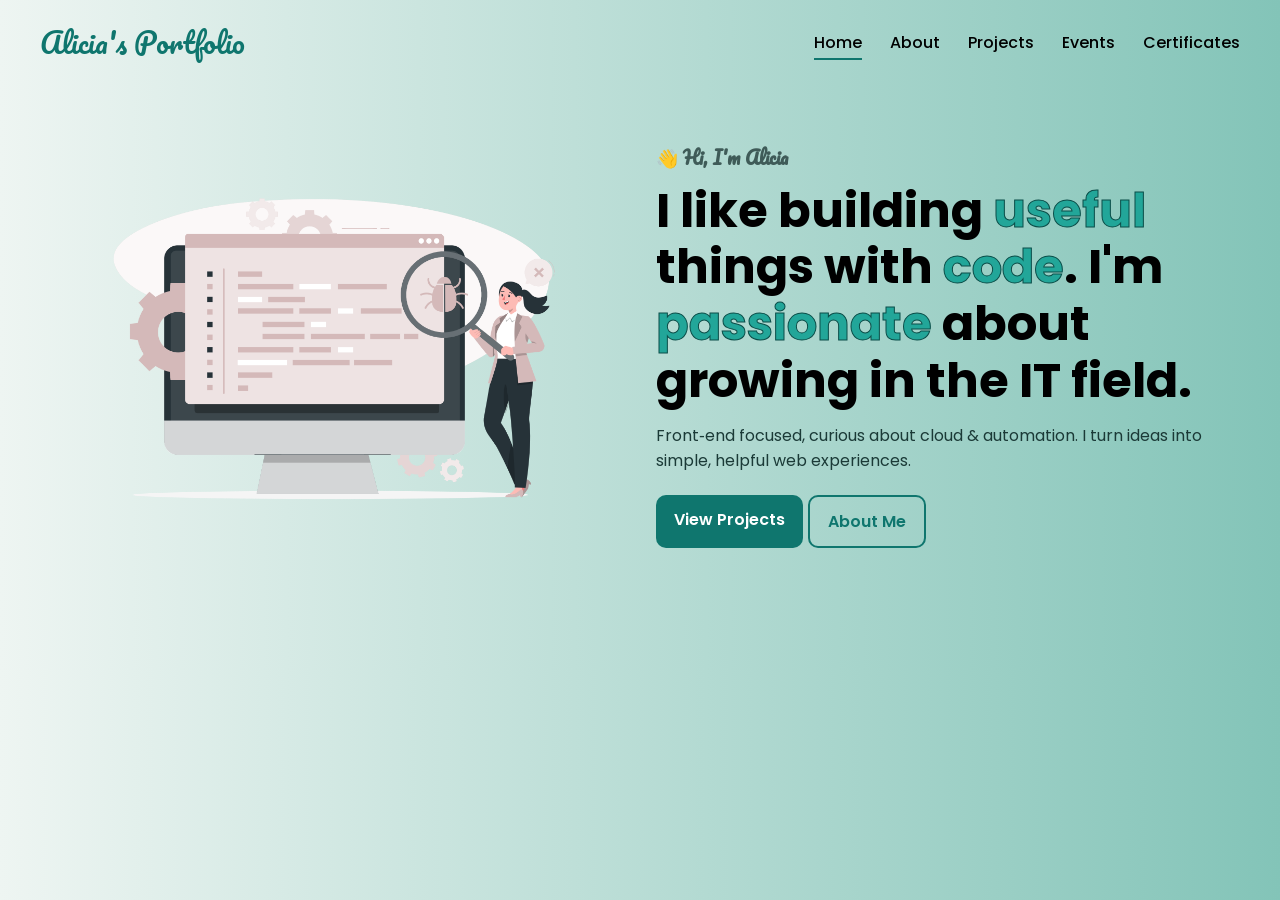
<file: index.html>
<!DOCTYPE html>
<html lang="en">
<head>
  <meta charset="utf-8" />
  <meta name="viewport" content="width=device-width, initial-scale=1" />
  <title>Alicia – Portfolio</title>
  <link href="https://fonts.googleapis.com/css2?family=Pacifico&family=Poppins:wght@300;400;600;700&display=swap" rel="stylesheet">
  <link rel="stylesheet" href="css/style.css" />
</head>

<body>
  <header class="site-header">
    <a class="brand" href="index.html" aria-label="Alicia's Portfolio home">Alicia's Portfolio</a>
    <nav class="site-nav" aria-label="Primary">
      <ul>
        <li><a href="index.html" aria-current="page">Home</a></li>
        <li><a href="about.html">About</a></li>
        <li><a href="project.html">Projects</a></li>
        <li><a href="event.html">Events</a></li>
        <li><a href="certificate.html">Certificates</a></li>
        
      </ul>
    </nav>
  </header>

  <main>
    <section class="hero" id="home">
      <div class="hero-left">
        <img
          src="images/computer.png"
          alt="Illustration of a developer debugging code on a computer screen"
          width="520" height="360"
        />
      </div>

      <div class="hero-right">
        <p class="intro">👋 Hi, I'm Alicia</p>
        <h1>
          I like building <span class="highlight">useful</span>
          things with <span class="highlight">code</span>. I'm
          <span class="highlight">passionate</span> about growing in the IT field.
        </h1>

        <p class="subtext">
          Front‑end focused, curious about cloud & automation. I turn ideas into simple, helpful web experiences.
        </p>

        <div class="button">
          <a class="btn primary" href="project.html">View Projects</a>
          <a class="btn ghost" href="about.html">About Me</a>
        </div>
      </div>
    </section>
  </main>
</body>
</html>
</file>
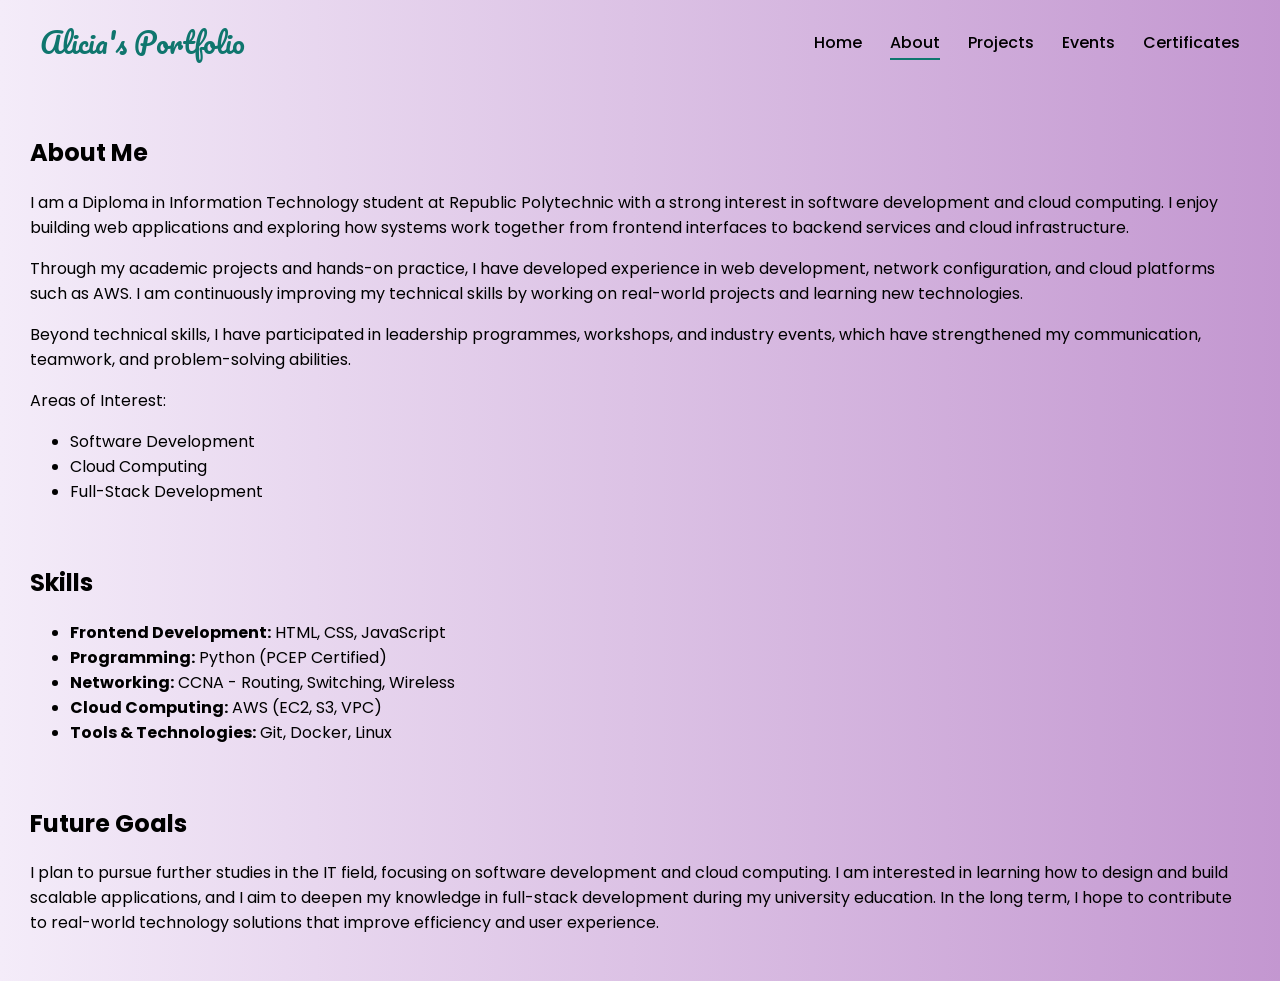
<file: about.html>
<!DOCTYPE html>
<html lang="en">
<head>
  <meta charset="utf-8" />
  <meta name="viewport" content="width=device-width, initial-scale=1" />
  <title>Alicia – Portfolio</title>
  <link href="https://fonts.googleapis.com/css2?family=Pacifico&family=Poppins:wght@300;400;600;700&display=swap" rel="stylesheet">
  <link rel="stylesheet" href="css/style.css" />
</head>

<body class="about-page">
  <header class="site-header">
    <a class="brand" href="index.html" aria-label="Alicia's Portfolio home">Alicia's Portfolio</a>
    <nav class="site-nav" aria-label="Primary">
      <ul>
        <li><a href="index.html" >Home</a></li>
        <li><a href="about.html" aria-current="page">About</a></li>
        <li><a href="project.html">Projects</a></li>
        <li><a href="event.html">Events</a></li>
        <li><a href="certificate.html">Certificates</a></li>
      </ul>
    </nav>
  </header>

<section>

<h2>About Me</h2>
<p>I am a Diploma in Information Technology student at Republic Polytechnic with a strong interest in 
  software development and cloud computing. I enjoy building web applications and exploring how systems
  work together from frontend interfaces to backend services and cloud infrastructure.
</p>
<p>Through my academic projects and hands-on practice, I have developed experience in web development, 
network configuration, and cloud platforms such as AWS. I am continuously improving my technical skills 
by working on real-world projects and learning new technologies.
</p>
<p>Beyond technical skills, I have participated in leadership programmes, workshops, and industry events, 
which have strengthened my communication, teamwork, and problem-solving abilities.
</p>
<p>Areas of Interest:</p>
<ul>
  <li>Software Development</li>
  <li>Cloud Computing</li>
  <li>Full-Stack Development</li>
</ul>
<br>

<h2>Skills</h2>
<ul>
<li><b>Frontend Development:</b> HTML, CSS, JavaScript</li>
<li><b>Programming:</b> Python (PCEP Certified)</li>
<li><b>Networking:</b> CCNA - Routing, Switching, Wireless</li>
<li><b>Cloud Computing:</b> AWS (EC2, S3, VPC)</li>
<li><b>Tools & Technologies:</b> Git, Docker, Linux</li>
</ul>
<br>

<h2>Future Goals</h2>
<p>I plan to pursue further studies in the IT field, focusing on software development and cloud computing. 
  I am interested in learning how to design and build scalable 
  applications, and I aim to deepen my knowledge in full-stack development during my university education. 
  In the long term, I hope to contribute to real-world technology solutions that improve efficiency and 
  user experience.</p>
</section>
</body>
</html>
</file>
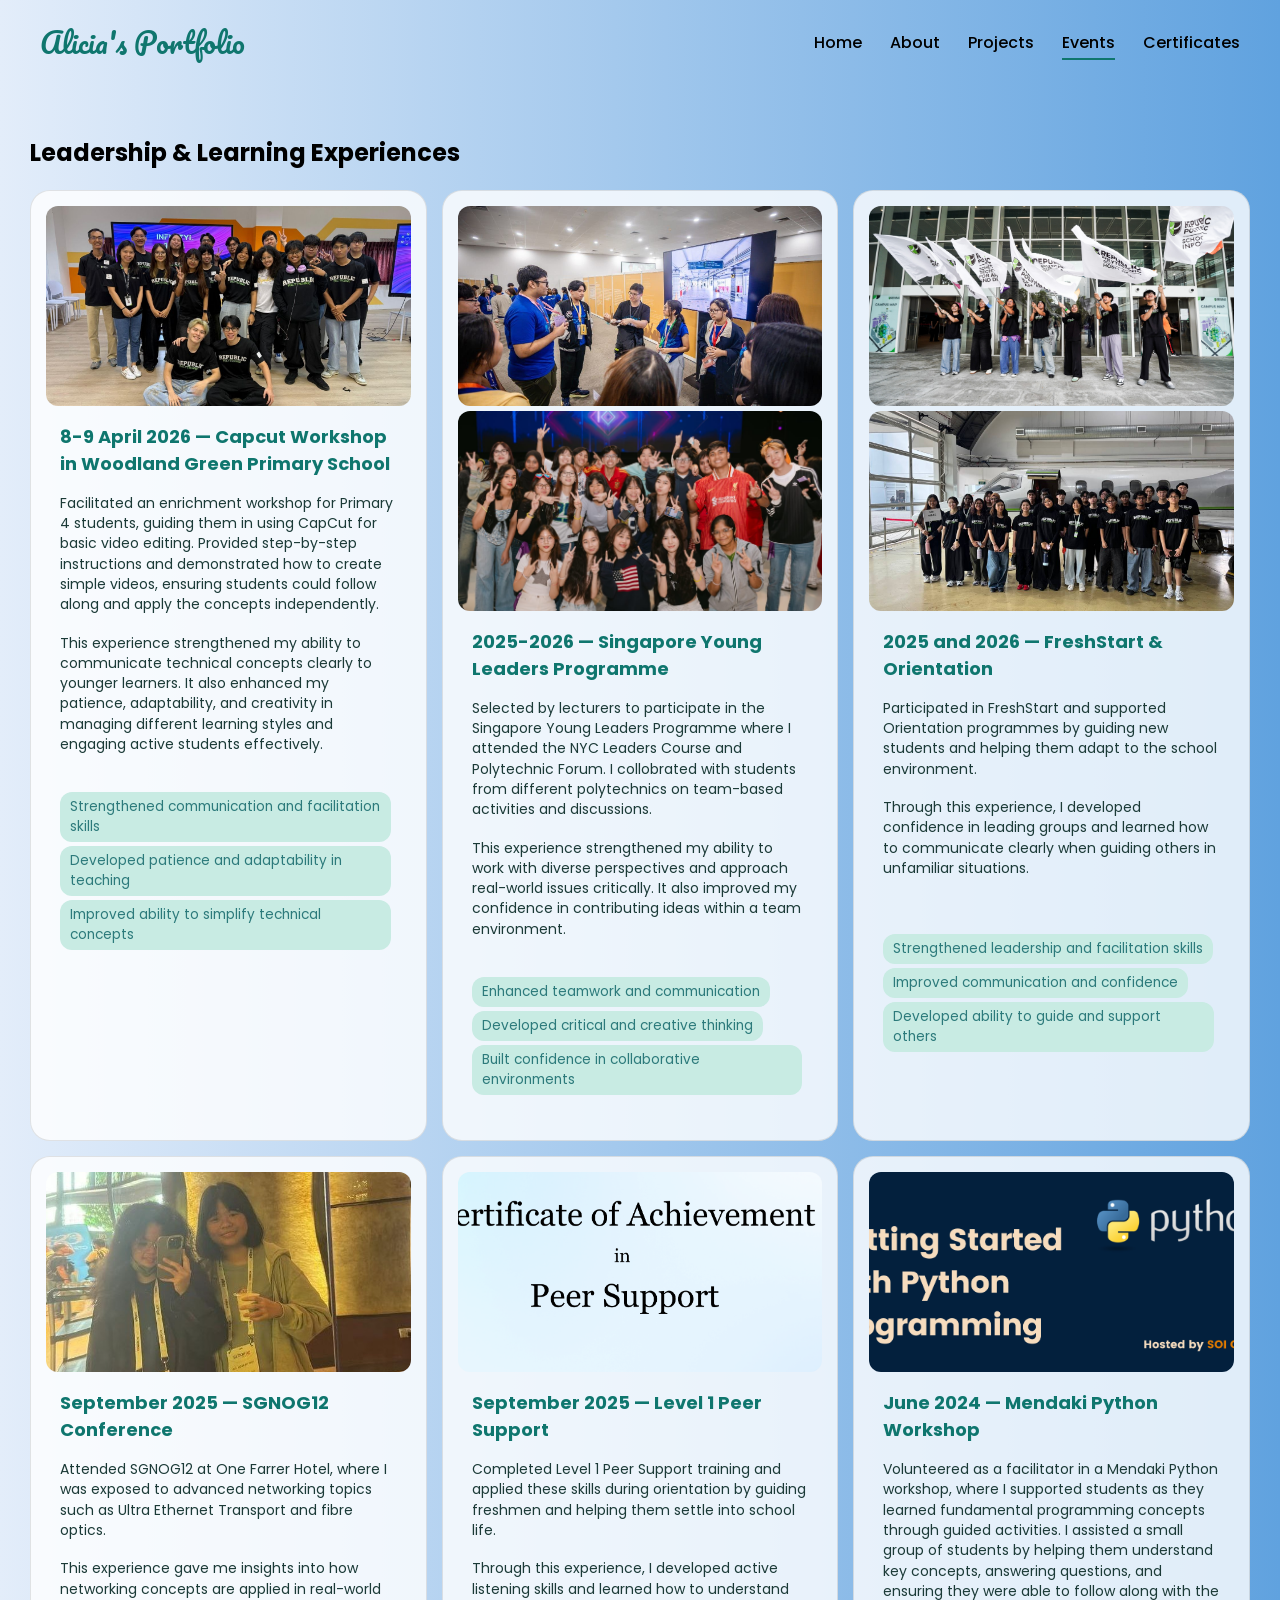
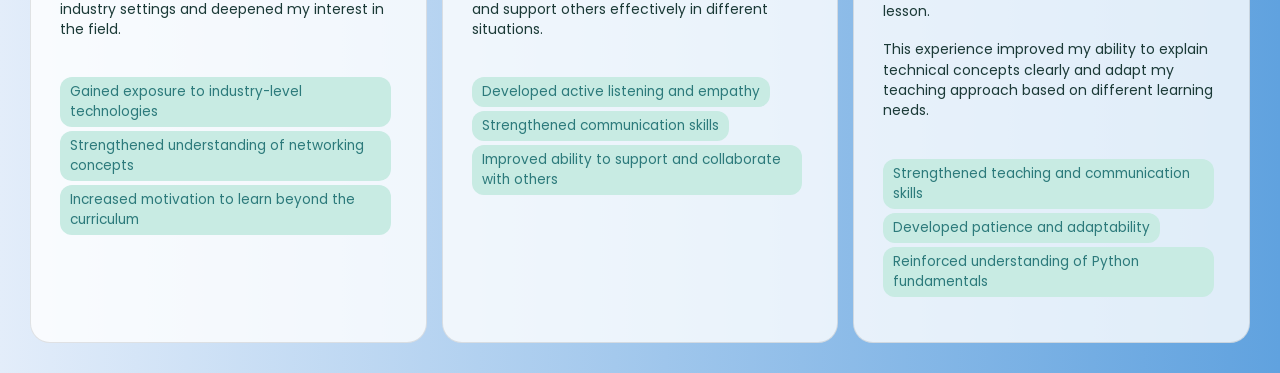
<file: event.html>
<!DOCTYPE html>
<html lang="en">
<head>
  <meta charset="utf-8" />
  <meta name="viewport" content="width=device-width, initial-scale=1" />
  <title>Alicia – Portfolio</title>
  <link href="https://fonts.googleapis.com/css2?family=Pacifico&family=Poppins:wght@300;400;600;700&display=swap" 
  rel="stylesheet">
  <link rel="stylesheet" href="css/style.css" />
</head>

<body class="project-page">
  <header class="site-header">
    <a class="brand" href="index.html" aria-label="Alicia's Portfolio home">Alicia's Portfolio</a>
    <nav class="site-nav" aria-label="Primary">
      <ul>
        <li><a href="index.html" >Home</a></li>
        <li><a href="about.html">About</a></li>
        <li><a href="project.html">Projects</a></li>
        <li><a href="event.html" aria-current="page">Events</a></li>
        <li><a href="certificate.html">Certificates</a></li>
      </ul>
    </nav>
  </header>

<section class="events">
  <h2>Leadership & Learning Experiences</h2>
  <div class="card-grid">
    <article class="card">
      <div class="card-img">
        <img src="images/event/capcut.jfif" alt="Capcut Workshop" />
      </div>
      <div class="card-body">
        <h3>8-9 April 2026 — Capcut Workshop in Woodland Green Primary School</h3>
        <p>
          Facilitated an enrichment workshop for Primary 4 students, guiding them in using CapCut for basic 
          video editing. Provided step-by-step instructions and demonstrated how to create simple videos, 
          ensuring students could follow along and apply the concepts independently.
        </p>
        <p>
          This experience strengthened my ability to communicate technical concepts clearly to younger 
          learners. It also enhanced my patience, adaptability, and creativity in managing different learning 
          styles and engaging active students effectively.
        </p>
        <ul>
          <li>Strengthened communication and facilitation skills</li>
          <li>Developed patience and adaptability in teaching</li>
          <li>Improved ability to simplify technical concepts</li>
        </ul>
      </div>
    </article>

    <article class="card">
      <div class="card-img">
        <img src="images/event/SYLP 1.jpg" alt="SYLP activity 1" />
      </div>
      <div class="card-img">
        <img src="images/event/SYLP.jpeg" alt="SYLP activity 2"/>
      </div>
      <div class="card-body">
        <h3>2025-2026 — Singapore Young Leaders Programme</h3>
        <p>
          Selected by lecturers to participate in the Singapore Young Leaders Programme where I 
          attended the NYC Leaders Course and Polytechnic Forum. I collobrated with students 
          from different polytechnics on team-based activities and discussions.
        </p>
        <p>
          This experience strengthened my ability to work with diverse perspectives and 
          approach real-world issues critically. It also improved my confidence in contributing 
          ideas within a team environment.
        </p>
        <ul>
          <li>Enhanced teamwork and communication</li>
          <li>Developed critical and creative thinking</li>
          <li>Built confidence in collaborative environments</li>
        </ul>
      </div>
    </article>

    <article class="card">
      <div class="card-img">
        <img src="images/event/Freshstart.jpg" alt="FreshStart" />
      </div>
      <div class="card-img">
        <img src="images/event/Orientation.jfif" alt="Orientation" />
      </div>
      <div class="card-body">
        <h3>2025 and 2026 — FreshStart & Orientation</h3>
        <p>
          Participated in FreshStart and supported Orientation programmes by guiding 
          new students and helping them adapt to the school environment.
        </p>
        <p>
          Through this experience, I developed confidence in leading groups and learned how to 
          communicate clearly when guiding others in unfamiliar situations.
        </p>
        <p>
        <ul>
          <li>Strengthened leadership and facilitation skills</li>
          <li>Improved communication and confidence</li>
          <li>Developed ability to guide and support others</li>
        </ul>
      </div>
    </article>
    
    <article class="card">
      <div class="card-img">
        <img src="images/event/Conference.jpg" alt="SGNOG12 Conference" />
      </div>
      <div class="card-body">
        <h3>September 2025 — SGNOG12 Conference</h3>
        <p>
          Attended SGNOG12 at One Farrer Hotel, where I was exposed to advanced 
          networking topics such as Ultra Ethernet Transport and fibre optics.
        </p>
        <p>
          This experience gave me insights into how networking concepts are applied in real-world 
          industry settings and deepened my interest in the field.
        </p>
        <ul>
          <li>Gained exposure to industry-level technologies</li>
          <li>Strengthened understanding of networking concepts</li>
          <li>Increased motivation to learn beyond the curriculum</li>
        </ul>
      </div>
    </article>

    <article class="card">
      <div class="card-img">
        <img src="images/event/Peer Support.png" alt="Level 1 Peer Support" />
      </div>
      <div class="card-body">
        <h3>September 2025 — Level 1 Peer Support </h3>
        <p>
          Completed Level 1 Peer Support training and applied these skills during 
          orientation by guiding freshmen and helping them settle into school life.
        </p>
        <p>
          Through this experience, I developed active listening skills and learned how to 
          understand and support others effectively in different situations.
        </p>
        <ul>
          <li>Developed active listening and empathy</li>
          <li>Strengthened communication skills</li>
          <li>Improved ability to support and collaborate with others</li>
        </ul>
      </div>
    </article>

    <article class="card">
      <div class="card-img">
        <img src="images/event/mendakiPython.png" alt="Mendaki Python Workshop" />
      </div>
      <div class="card-body">
        <h3>June 2024 — Mendaki Python Workshop</h3>
        <p>
          Volunteered as a facilitator in a Mendaki Python workshop, where I supported students 
          as they learned fundamental programming concepts through guided activities. I assisted a 
          small group of students by helping them understand key concepts, answering 
          questions, and ensuring they were able to follow along with the lesson.
        </p>
        <p>
          This experience improved my ability to explain technical concepts clearly and adapt my 
          teaching approach based on different learning needs.
        </p>
        <ul>
          <li>Strengthened teaching and communication skills</li>
          <li>Developed patience and adaptability</li>
          <li>Reinforced understanding of Python fundamentals</li>
        </ul>
      </div>
    </article>

  </div>
</section>
</body>
</html>
</file>
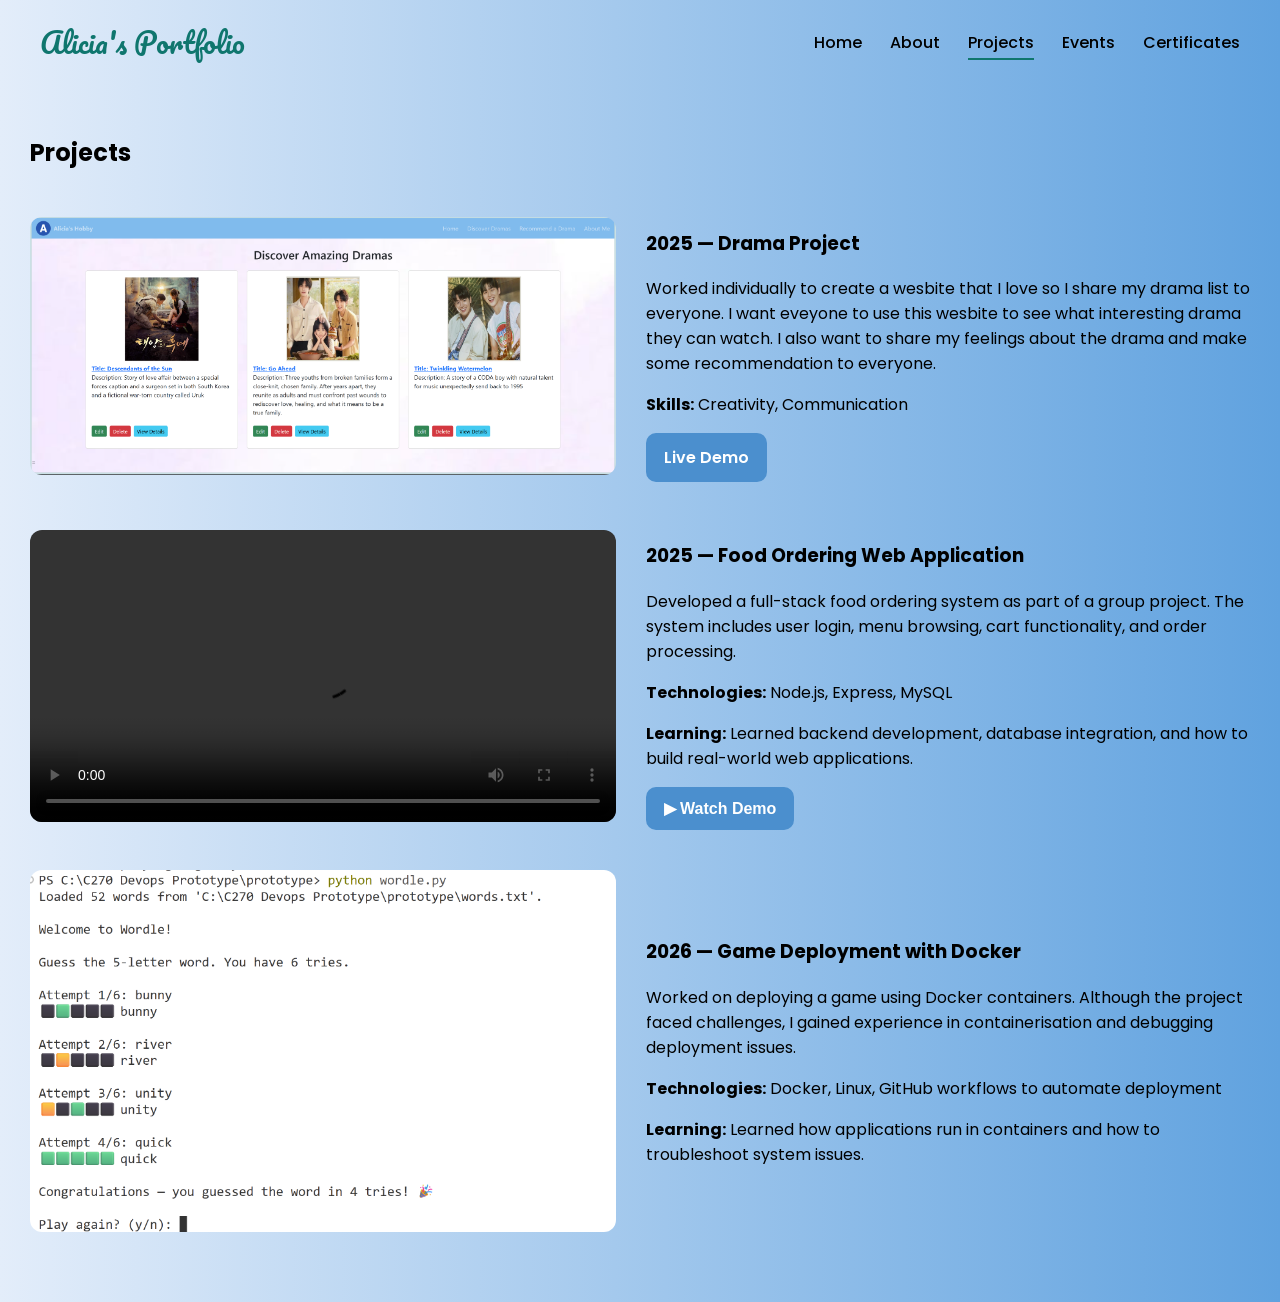
<file: project.html>
<!DOCTYPE html>
<html lang="en">
<head>
  <meta charset="utf-8" />
  <meta name="viewport" content="width=device-width, initial-scale=1" />
  <title>Alicia – Portfolio</title>
  <link href="https://fonts.googleapis.com/css2?family=Pacifico&family=Poppins:wght@300;400;600;700&display=swap" rel="stylesheet">
  <link rel="stylesheet" href="css/style.css" />
</head>

<body class="project-page">
  <header class="site-header">
    <a class="brand" href="index.html" aria-label="Alicia's Portfolio home">Alicia's Portfolio</a>
    <nav class="site-nav" aria-label="Primary">
      <ul>
        <li><a href="index.html">Home</a></li>
        <li><a href="about.html">About</a></li>
        <li><a href="project.html" aria-current="page">Projects</a></li>
        <li><a href="event.html">Events</a></li>
        <li><a href="certificate.html">Certificates</a></li>
      </ul>
    </nav>
  </header>

<section class="projects">
  <h2>Projects</h2>
  <div class="project-row">
    <div class="project-text">
      <h3>2025 — Drama Project</h3>
      <p>
      Worked individually to create a wesbite that I love so I share my drama list to everyone. 
      I want eveyone to use this wesbite to see what interesting drama they can watch. 
      I also want to share my feelings about the drama and make some recommendation to everyone.
      </p>
      <p><strong>Skills:</strong> Creativity, Communication</p>
      <a href="https://drama-app-3o6j.onrender.com/" target="_blank" class="btn btn-primary">
      Live Demo
      </a>
    </div>
    <img src="images/ProjectCA1.png" alt="Drama Project" class="project-media">
    
  </div>

  <div class="project-row">
    <div class="project-text">
      <h3>2025 — Food Ordering Web Application</h3>
      <p>
      Developed a full-stack food ordering system as part of a group project. 
      The system includes user login, menu browsing, cart functionality, and order processing.
      </p>
      <p><strong>Technologies:</strong> Node.js, Express, MySQL</p>
      <p><strong>Learning:</strong> Learned backend development, database integration, 
      and how to build real-world web applications.</p>
      <button onclick="openVideo()" class="btn btn-primary">
        ▶ Watch Demo
      </button>
      <script>
      function openVideo() {
        window.open("NormalProject.mp4", "_blank");
        }
        </script>
    </div>
    <video controls class="project-media">
      <source src="ProjectCA2.MOV" type="video/mp4">
    </video>
  </div>

  <!-- Project 3 -->
  <div class="project-row">
    <div class="project-text">
      <h3>2026 — Game Deployment with Docker</h3>
      <p>
      Worked on deploying a game using Docker containers. Although the project faced challenges, 
      I gained experience in containerisation and debugging deployment issues.
      </p>
      <p><strong>Technologies:</strong> Docker, Linux, GitHub workflows to automate deployment</p>
      <p><strong>Learning:</strong> Learned how applications run in containers and how to troubleshoot system issues.</p>
    </div>
    <img src="images/ProjectDevops.png" alt="Docker Project" class="project-media">
  </div>
</section>
</body>
</html>
</file>
<file: css/style.css>
section{
    padding:30px;
    margin-top: 0px;
}

body{
    margin: 0;
    font-family: "Poppins", system-ui, -apple-system, Segoe UI, Roboto, Arial, sans-serif;
    color: black;
    background: linear-gradient(to right,  #eef5f2 , #83c4b8 );
}

.about-page {
  background: linear-gradient(to right, #f4ecf9, #9f58b49f);
}
.project-page {
  background: linear-gradient(to right, #e3edfa, #60a2df);
}

/*Index.html*/
/* ===== Header ===== */
.site-header{
    display: flex;
    justify-content: space-between;
    align-items: center;
    padding: 18px clamp(16px, 4vw, 40px);
}

.brand{
    font-family: "Pacifico", cursive;
    font-size: clamp(22px, 2.2vw, 28px);
    color: #0f766e;
    text-decoration: none;
}

.site-nav ul{
    display: flex;
    gap: clamp(14px, 3vw, 28px);
    list-style: none;
    margin: 0;
    padding: 0;
}
.site-nav a{
    color: black;
    text-decoration: none;
    font-weight: 500;
    position: relative;
}
.site-nav a::after{
    content:"";
    position:absolute; left:0; bottom:-6px;
    width:0; height:2px; background: #0f766e;
    transition: width .25s ease;
}
.site-nav a:hover::after, .site-nav a[aria-current="page"]::after{ width:100%; }

/* ===== Hero ===== */
.hero{
    display: grid;
    grid-template-columns: 1fr 1fr;
    align-items: center;
    padding: 0 clamp(16px, 4vw, 40px) clamp(16px, 6vw, 64px) 72px;
}
.hero-left img{
    max-width: 100%;
    height: auto;   /* prevent stretching */
    display: block;
}

.intro{
    margin: 0 0 10px;
    color: #3f5b58;
    font-weight: 600;
    font-size:18px;
    font-family: 'Pacifico', cursive;
}

h1{
    margin: 0 0 14px;
    font-size: clamp(28px, 4.2vw, 48px);
    line-height: 1.18;
    font-weight: 700;
}
.highlight{
    color: #22a699;
    -webkit-text-stroke: 1px #0b4d48;     /* outline */
}
 
.subtext{
    margin: 0 0 22px;
    color: #1b3a37;
    max-width: 56ch;
}

.button{ 
    display: flex; 
    gap: 5px; 
    flex-wrap: wrap; 
}

.btn{
    display: inline-block;
    padding: 12px 18px;
    border-radius: 10px;
    text-decoration: none;
    font-weight: 600;
    font-size: 16px;
}
.btn.primary{
    background: #0f766e;
    color: white;
}
.btn.primary:hover{ background: #0e6b65; transform: translateY(-1px); }
.btn.ghost{
    color: #0f766e;
    border: 2px solid #0f766e;
    background: transparent;
}
.btn.ghost:hover{ background: rgba(15,118,110,.07);transform: translateY(-1px); }

/*Event.html*/
/* ===== Cards ===== */
.cards h2{
    margin: 0 0 16px;
    font-size: clamp(22px, 3.6vw, 32px);
    color: #0f1b1a;
}

/* Grid: 3 cards on desktop, 2 on tablet, 1 on mobile */
.card-grid{
    display: grid;
    grid-template-columns: repeat(3, 1fr);
    gap: 15px;
}

@media (max-width: 1024px) {
  .card-grid {
    grid-template-columns: repeat(2, 1fr);
  }
}

@media (max-width: 600px) {
  .card-grid {
    grid-template-columns: 1fr;
  }
}

@media (max-width: 600px) {
  section {
    padding: 16px;
  }
}
/* Card style */
.card{
    background: rgba(255,255,255,0.8);         /* soft on gradient */
    border: 1px solid rgba(0,0,0,0.1);
    border-radius: 20px;
    padding: 15px;
    overflow: hidden;                            /* round the image corners too */
    display: flex;              
    flex-direction: column; 
    gap:5px;
}

.card:hover{
    transform: translateY(-2px);
    box-shadow: 0 14px 36px rgba(0,0,0,.10);
}

/* Card image */
.card-img{
    display: block;
    width: 100%;
    height: 200px;           /* consistent card height */
    overflow: hidden;
    background: #fff;
    border-radius: 12px;
}

.card-img img {
    width: 100%;
    height: 100%;
    object-fit: cover;
}

/* Card body */
.card-body{
    display: flex;
    flex-direction: column;
    gap: 8px;
    padding: 12px 14px 14px;
    flex: 1;  /* this makes body take remaining height */
}

.card-body h3{
    margin: 0 0 8px;
    font-size: 18px;
    color: #0f766e;   
}

.card-body p{
    margin: 0;
    color: #1b3a37;
    font-size: 14px;
    line-height: 1.45;
    margin-bottom: 10px;
}

.card-body .btn.cert{
  background: #0f766e;
  color: white;
  width: 150px;
  margin-top: auto;           
  align-self: flex-start;     /* keeps it left-aligned */
}

.card-body ul {
  list-style: none;
  padding-left: 0;
}
  
.card-body li {
  display: inline-block;
  background: #c8ebe3;
  color: #2c7a7b;
  padding: 5px 10px;
  margin: 4px 6px 0 0;
  border-radius: 12px;
  font-size: 0.85rem;
}

.card-body .takeaway {
  display: inline-block;       /* makes it like a pill next to others */;
  background: #c8ebe3;
  color: #2c7a7b;
  padding: 5px 10px;
  margin: 4px 6px 0 0;         /* spacing between pills */
  border-radius: 12px;
  font-size: 0.85rem;
}
/*Project.html*/
.btn-primary {
  background:#4b8fce;
  color: white;
  text-decoration: none;   
  border: none;            
  outline: none; 
  font-weight: 600;
  
}
.btn-primary:hover{ background: #3f89ce; transform: translateY(-1px); }
.project-row {
  display: flex;
  flex-direction: row-reverse;
  align-items: center;
  gap: 30px;
  margin: 40px 0;
}

.project-media {
  width: 48%;
  max-height: 500px;
  border-radius: 12px;
  height:auto;
  object-fit: cover;;
}

.project-text {
  flex:1;
}

/* ===== MOBILE ===== */
/* HERO */
@media (max-width: 768px){
  .hero{
    grid-template-columns: 1fr;
    text-align: center;
  }

  .hero-left img{
    width: 80%;
    margin: auto;
  }

  h1{
    font-size: 26px;
  }
}

/* PROJECT */
@media (max-width: 768px){
  .project-row{
    flex-direction: column;
    align-items: flex-start;
  }

  .project-media{
    width: 100%;
  }
}

/* CARD grid */
@media (max-width: 768px){
  .card-grid{
    grid-template-columns: 1fr;
  }
}
</file>
